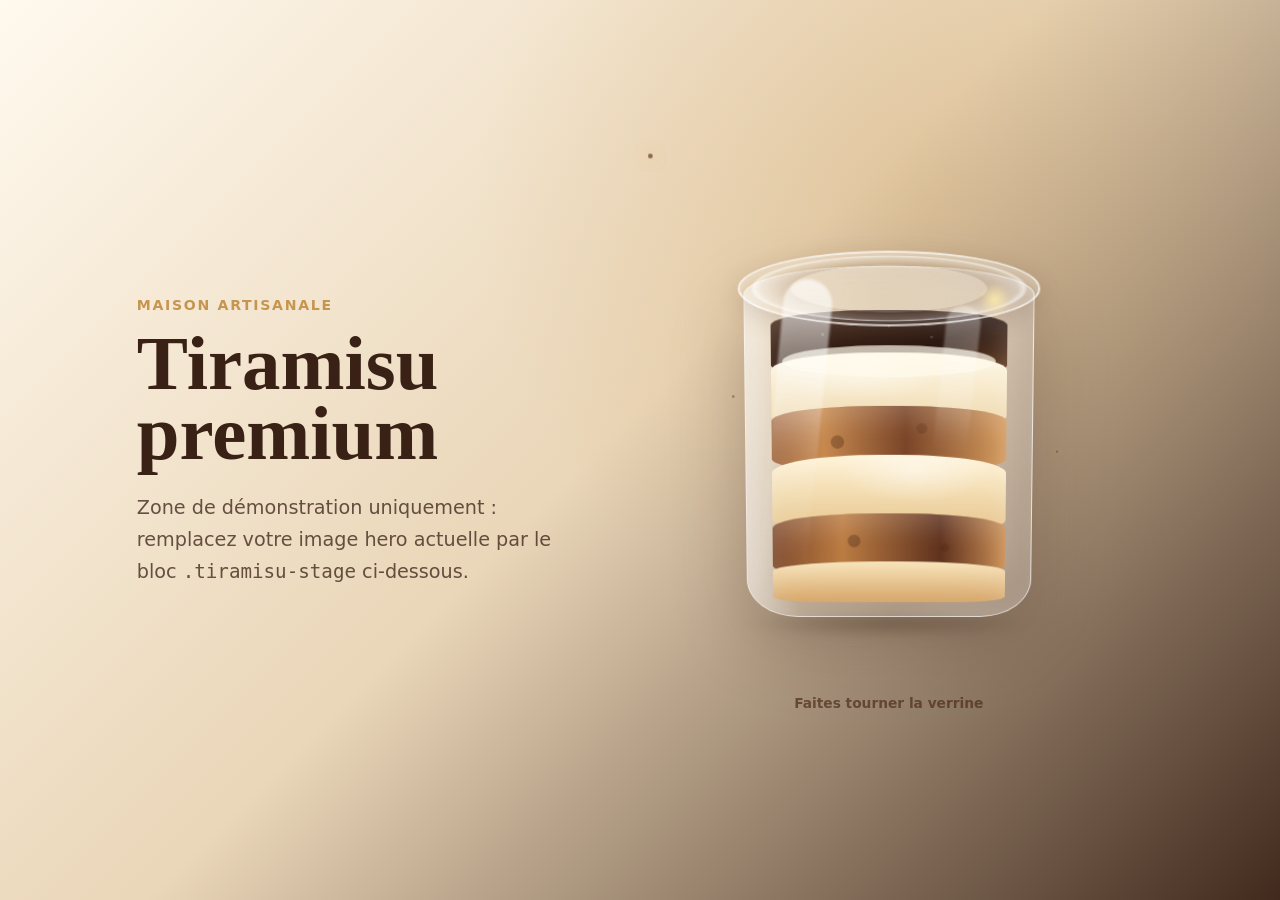
<file: hero-tiramisu-animation.html>
<!doctype html>
<html lang="fr">
  <head>
    <meta charset="utf-8" />
    <meta name="viewport" content="width=device-width, initial-scale=1" />
    <title>Animation hero tiramisu</title>
    <style>
      :root {
        --cream: #f6ead3;
        --mascarpone: #fff4dc;
        --coffee: #6f4224;
        --biscuit: #c48a4b;
        --cacao: #3a2116;
        --gold: #c6954f;
      }

      * {
        box-sizing: border-box;
      }

      body {
        min-height: 100vh;
        margin: 0;
        display: grid;
        place-items: center;
        background:
          radial-gradient(circle at 72% 22%, rgba(198, 149, 79, 0.24), transparent 28rem),
          linear-gradient(135deg, #fff9ee 0%, #ead6b8 48%, #412a1d 100%);
        color: #3a2116;
        font-family: Inter, ui-sans-serif, system-ui, -apple-system, BlinkMacSystemFont, "Segoe UI", sans-serif;
      }

      .hero-tiramisu-demo {
        width: min(100%, 1160px);
        min-height: 560px;
        display: grid;
        grid-template-columns: minmax(280px, 0.92fr) minmax(320px, 1.08fr);
        align-items: center;
        gap: clamp(2rem, 5vw, 5rem);
        padding: clamp(2rem, 6vw, 5rem);
      }

      .hero-copy {
        max-width: 520px;
      }

      .hero-copy p {
        margin: 0 0 1rem;
        font-size: 0.88rem;
        font-weight: 700;
        color: var(--gold);
        text-transform: uppercase;
        letter-spacing: 0.12em;
      }

      .hero-copy h1 {
        margin: 0;
        font-family: Georgia, "Times New Roman", serif;
        font-size: clamp(2.8rem, 6vw, 5.8rem);
        line-height: 0.92;
        letter-spacing: 0;
      }

      .hero-copy .lead {
        margin-top: 1.4rem;
        max-width: 34rem;
        font-size: clamp(1rem, 1.7vw, 1.2rem);
        line-height: 1.65;
        color: rgba(58, 33, 22, 0.76);
        text-transform: none;
        letter-spacing: 0;
        font-weight: 500;
      }

      .tiramisu-stage {
        position: relative;
        width: min(100%, 520px);
        min-height: clamp(390px, 45vw, 560px);
        margin-inline: auto;
        display: grid;
        place-items: center;
        perspective: 1050px;
        touch-action: none;
        user-select: none;
        cursor: grab;
      }

      .tiramisu-stage:active {
        cursor: grabbing;
      }

      .tiramisu-scene {
        position: relative;
        width: clamp(270px, 34vw, 420px);
        aspect-ratio: 0.78;
        transform-style: preserve-3d;
        transform: rotateX(var(--tilt-x, -5deg)) rotateY(var(--tilt-y, 0deg));
        transition: transform 720ms cubic-bezier(0.19, 1, 0.22, 1);
        animation: tiramisuFloat 5.8s ease-in-out infinite;
      }

      .tiramisu-stage.is-dragging .tiramisu-scene {
        transition: transform 80ms linear;
        animation-play-state: paused;
      }

      .verrine-shadow {
        position: absolute;
        left: 50%;
        bottom: 5%;
        width: 74%;
        height: 13%;
        transform: translateX(-50%) translateZ(-120px) rotateX(78deg);
        border-radius: 50%;
        background: radial-gradient(ellipse, rgba(50, 28, 17, 0.28), rgba(50, 28, 17, 0.02) 68%);
        filter: blur(10px);
      }

      .verrine {
        position: absolute;
        inset: 6% 10% 13%;
        transform-style: preserve-3d;
        transform: translateZ(20px);
      }

      .glass-body {
        position: absolute;
        inset: 13% 8% 8%;
        overflow: hidden;
        border-radius: 45% 45% 18% 18% / 8% 8% 11% 11%;
        border: 1px solid rgba(255, 255, 255, 0.54);
        background:
          linear-gradient(90deg, rgba(255, 255, 255, 0.38), rgba(255, 255, 255, 0.06) 18%, rgba(255, 255, 255, 0.03) 52%, rgba(255, 255, 255, 0.26)),
          linear-gradient(180deg, rgba(255, 255, 255, 0.25), rgba(255, 255, 255, 0.04));
        box-shadow:
          inset 18px 0 28px rgba(255, 255, 255, 0.24),
          inset -22px 0 34px rgba(92, 55, 31, 0.16),
          0 28px 70px rgba(54, 32, 22, 0.25);
        backdrop-filter: blur(1px);
      }

      .glass-rim {
        position: absolute;
        top: 10.5%;
        left: 8%;
        width: 84%;
        height: 16%;
        border-radius: 50%;
        border: 2px solid rgba(255, 255, 255, 0.72);
        background:
          radial-gradient(ellipse at center, rgba(255, 249, 236, 0.16) 0 46%, rgba(95, 63, 39, 0.1) 47%, rgba(255, 255, 255, 0.18) 61%, rgba(255, 255, 255, 0.58) 64%, rgba(255, 255, 255, 0.03) 66%);
        box-shadow:
          inset 0 6px 12px rgba(255, 255, 255, 0.34),
          0 7px 22px rgba(73, 42, 25, 0.16);
        transform: translateZ(38px);
      }

      .layer {
        position: absolute;
        left: 9%;
        right: 9%;
        border-radius: 46% 46% 20% 20% / 24% 24% 14% 14%;
        box-shadow: inset 0 12px 24px rgba(255, 255, 255, 0.18);
      }

      .layer.cacao {
        top: 12%;
        height: 18%;
        background:
          radial-gradient(circle at 22% 38%, rgba(255, 244, 220, 0.2) 0 0.08rem, transparent 0.11rem),
          radial-gradient(circle at 68% 42%, rgba(255, 244, 220, 0.16) 0 0.07rem, transparent 0.1rem),
          radial-gradient(circle at 50% 25%, rgba(255, 244, 220, 0.14) 0 0.06rem, transparent 0.09rem),
          linear-gradient(160deg, #4a2a19, #2b170f 62%, #6e4427);
        filter: saturate(0.92);
      }

      .layer.cream-top {
        top: 24%;
        height: 21%;
        background:
          radial-gradient(ellipse at 38% 16%, rgba(255, 255, 255, 0.58), transparent 42%),
          linear-gradient(180deg, #fff8e5, #efd9af);
      }

      .layer.biscuit-one {
        top: 39%;
        height: 18%;
        background:
          radial-gradient(circle at 28% 58%, rgba(72, 38, 19, 0.34) 0 0.38rem, transparent 0.43rem),
          radial-gradient(circle at 64% 36%, rgba(72, 38, 19, 0.25) 0 0.3rem, transparent 0.35rem),
          linear-gradient(90deg, #9a5b2f, #c7894f 22%, #7a4528 57%, #d49a5d 100%);
      }

      .layer.cream-middle {
        top: 53%;
        height: 22%;
        background:
          radial-gradient(ellipse at 61% 20%, rgba(255, 255, 255, 0.46), transparent 38%),
          linear-gradient(180deg, #fff2d3, #e7c68f);
      }

      .layer.biscuit-two {
        top: 70%;
        height: 18%;
        background:
          radial-gradient(circle at 35% 45%, rgba(66, 34, 19, 0.34) 0 0.36rem, transparent 0.42rem),
          radial-gradient(circle at 74% 56%, rgba(66, 34, 19, 0.24) 0 0.24rem, transparent 0.31rem),
          linear-gradient(90deg, #7d4628, #bb7c42 30%, #5f321e 72%, #c98c52);
      }

      .layer.cream-base {
        top: 84%;
        height: 12%;
        background: linear-gradient(180deg, #f7dfaf, #d6a66a);
      }

      .cream-curve {
        position: absolute;
        left: 13%;
        right: 13%;
        top: 22%;
        height: 9%;
        border-radius: 50%;
        background: rgba(255, 250, 234, 0.72);
        filter: blur(0.5px);
        transform: translateZ(42px);
      }

      .glass-highlight,
      .glass-highlight::after {
        position: absolute;
        content: "";
        pointer-events: none;
      }

      .glass-highlight {
        top: 17%;
        left: 18%;
        width: 13%;
        height: 66%;
        border-radius: 999px;
        background: linear-gradient(180deg, rgba(255, 255, 255, 0.66), rgba(255, 255, 255, 0.08) 58%, transparent);
        filter: blur(1px);
        transform: translateZ(72px) rotate(6deg);
        animation: glassGlint 4.6s ease-in-out infinite;
      }

      .glass-highlight::after {
        top: 3%;
        left: 340%;
        width: 70%;
        height: 72%;
        border-radius: inherit;
        background: linear-gradient(180deg, rgba(255, 255, 255, 0.34), transparent 64%);
      }

      .gold-glint {
        position: absolute;
        top: 18%;
        right: 18%;
        width: 1.8rem;
        height: 1.8rem;
        border-radius: 50%;
        background: radial-gradient(circle, rgba(255, 236, 170, 0.86), rgba(255, 214, 126, 0.05) 64%);
        filter: blur(0.8px);
        transform: translateZ(90px);
        animation: glintDrift 5s ease-in-out infinite;
      }

      .particle {
        position: absolute;
        width: 0.28rem;
        height: 0.28rem;
        border-radius: 50%;
        background: rgba(87, 48, 26, 0.42);
        box-shadow: 0 0 12px rgba(237, 191, 111, 0.55);
        transform: translateZ(112px);
        animation: cocoaFloat 4.8s ease-in-out infinite;
      }

      .particle:nth-child(1) {
        top: 20%;
        left: 27%;
      }

      .particle:nth-child(2) {
        top: 27%;
        right: 24%;
        animation-delay: -1.8s;
        transform: translateZ(128px) scale(0.72);
      }

      .particle:nth-child(3) {
        top: 39%;
        left: 16%;
        animation-delay: -2.7s;
        transform: translateZ(96px) scale(0.62);
      }

      .particle:nth-child(4) {
        top: 48%;
        right: 14%;
        animation-delay: -0.7s;
        transform: translateZ(118px) scale(0.52);
      }

      .spin-hint {
        position: absolute;
        left: 50%;
        bottom: 1.2rem;
        transform: translateX(-50%);
        margin: 0;
        color: rgba(75, 44, 27, 0.7);
        font-size: 0.86rem;
        font-weight: 600;
        letter-spacing: 0;
        white-space: nowrap;
      }

      @keyframes tiramisuFloat {
        0%, 100% {
          translate: 0 0;
        }

        50% {
          translate: 0 -12px;
        }
      }

      @keyframes glassGlint {
        0%, 100% {
          opacity: 0.62;
          translate: 0 0;
        }

        50% {
          opacity: 0.95;
          translate: 14px -5px;
        }
      }

      @keyframes glintDrift {
        0%, 100% {
          opacity: 0.28;
          translate: 0 0;
        }

        45% {
          opacity: 0.9;
          translate: -16px 12px;
        }
      }

      @keyframes cocoaFloat {
        0%, 100% {
          opacity: 0.1;
          translate: 0 0;
        }

        42% {
          opacity: 0.8;
          translate: 10px -18px;
        }
      }

      @media (max-width: 780px) {
        .hero-tiramisu-demo {
          grid-template-columns: 1fr;
          min-height: auto;
          padding: 2rem 1rem 3rem;
          text-align: center;
          gap: 1.5rem;
        }

        .hero-copy {
          margin-inline: auto;
        }

        .hero-copy .lead {
          margin-inline: auto;
        }

        .tiramisu-stage {
          min-height: 390px;
          width: 100%;
        }

        .tiramisu-scene {
          width: min(78vw, 320px);
        }
      }

      @media (prefers-reduced-motion: reduce) {
        .tiramisu-scene,
        .glass-highlight,
        .gold-glint,
        .particle {
          animation: none;
        }
      }
    </style>
  </head>
  <body>
    <main class="hero-tiramisu-demo">
      <section class="hero-copy" aria-label="Exemple de placement hero">
        <p>Maison artisanale</p>
        <h1>Tiramisu premium</h1>
        <p class="lead">
          Zone de démonstration uniquement : remplacez votre image hero actuelle par le bloc
          <code>.tiramisu-stage</code> ci-dessous.
        </p>
      </section>

      <section class="tiramisu-stage" aria-label="Tiramisu en verrine interactive">
        <div class="tiramisu-scene">
          <div class="verrine-shadow"></div>
          <div class="verrine">
            <div class="glass-rim"></div>
            <div class="glass-body">
              <div class="layer cacao"></div>
              <div class="layer cream-top"></div>
              <div class="layer biscuit-one"></div>
              <div class="layer cream-middle"></div>
              <div class="layer biscuit-two"></div>
              <div class="layer cream-base"></div>
              <div class="cream-curve"></div>
            </div>
            <div class="glass-highlight"></div>
            <div class="gold-glint"></div>
          </div>
          <span class="particle"></span>
          <span class="particle"></span>
          <span class="particle"></span>
          <span class="particle"></span>
        </div>
        <p class="spin-hint">Faites tourner la verrine</p>
      </section>
    </main>

    <script>
      const stage = document.querySelector(".tiramisu-stage");
      const scene = document.querySelector(".tiramisu-scene");
      let activePointer = null;
      let startX = 0;
      let startY = 0;
      let currentX = -5;
      let currentY = 0;

      const clamp = (value, min, max) => Math.min(Math.max(value, min), max);

      const setTilt = (x, y) => {
        currentX = x;
        currentY = y;
        scene.style.setProperty("--tilt-x", `${x}deg`);
        scene.style.setProperty("--tilt-y", `${y}deg`);
      };

      stage.addEventListener("pointerdown", (event) => {
        activePointer = event.pointerId;
        startX = event.clientX;
        startY = event.clientY;
        stage.classList.add("is-dragging");
        stage.setPointerCapture(activePointer);
      });

      stage.addEventListener("pointermove", (event) => {
        if (activePointer !== event.pointerId) return;
        const rect = stage.getBoundingClientRect();
        const rotateY = clamp(((event.clientX - startX) / rect.width) * 44, -22, 22);
        const rotateX = clamp(-5 - ((event.clientY - startY) / rect.height) * 36, -18, 16);
        setTilt(rotateX, rotateY);
      });

      const resetTilt = () => {
        if (activePointer === null) return;
        activePointer = null;
        stage.classList.remove("is-dragging");
        setTilt(-5, 0);
      };

      stage.addEventListener("pointerup", resetTilt);
      stage.addEventListener("pointercancel", resetTilt);
      stage.addEventListener("lostpointercapture", resetTilt);
    </script>
  </body>
</html>
</file>
